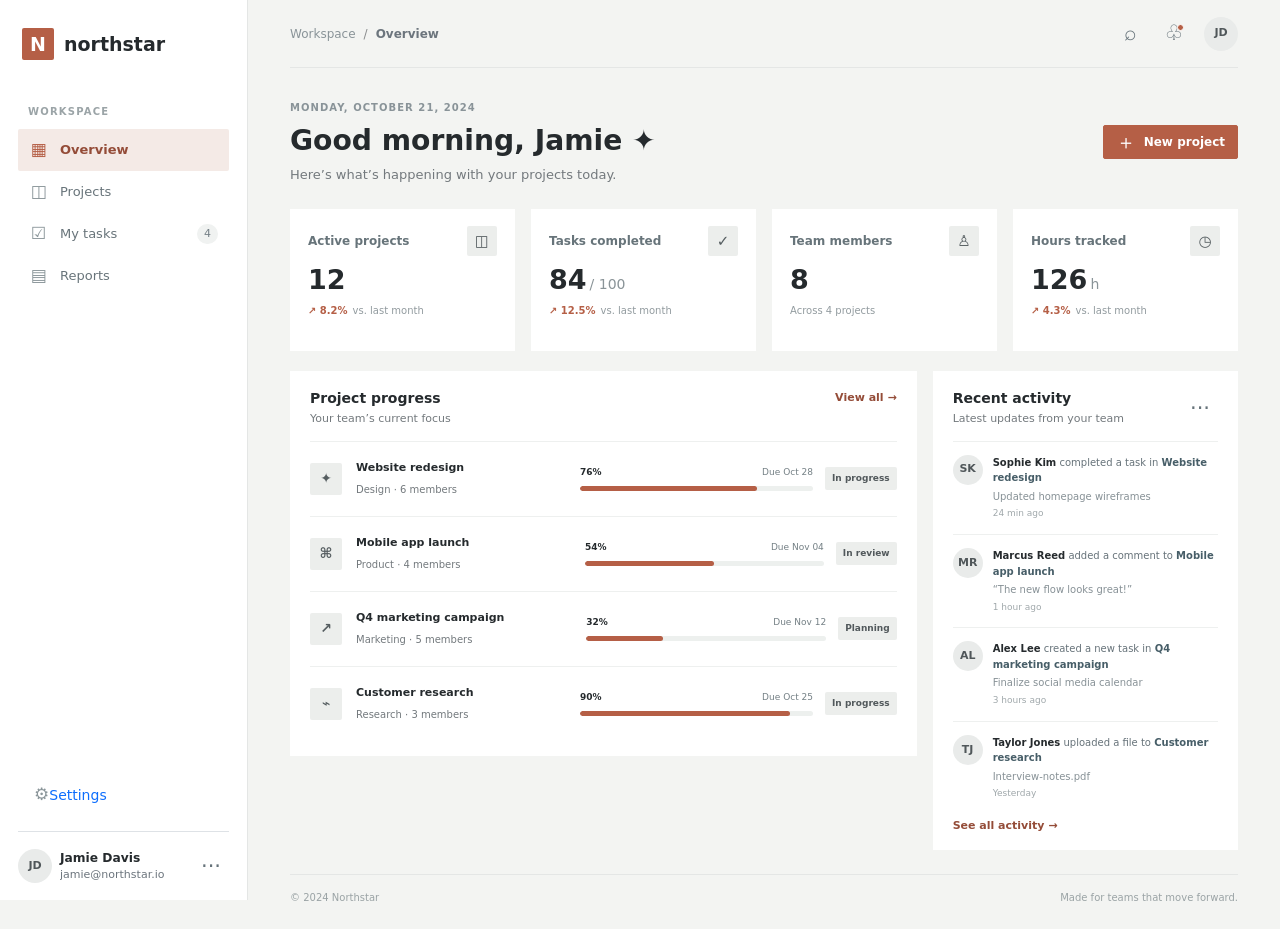
<file: bootstrap/index.html>
<!doctype html>
<html lang="en">
<head>
	<meta charset="utf-8">
	<meta name="viewport" content="width=device-width, initial-scale=1">
	<meta name="theme-color" content="#f5f7f5">
	<title>Overview — Northstar</title>
	<link href="https://cdn.jsdelivr.net/npm/bootstrap@5.3.3/dist/css/bootstrap.min.css" rel="stylesheet" integrity="sha384-QWTKZyjpPEjISv5WaRU9OFeRpok6YctnYmDr5pNlyT2bRjXh0JMhjY6hW+ALEwIH" crossorigin="anonymous">
	<style>
		:root {
			--ink: #252a2d;
			--muted: #73797d;
			--line: #e4e6e5;
			--canvas: #f3f4f2;
			--accent: #b55f46;
			--accent-dark: #944c38;
			--green: #b55f46;
			font-family: "Avenir Next", Avenir, "Segoe UI", sans-serif;
			font-synthesis: none;
			text-rendering: optimizeLegibility;
			-webkit-font-smoothing: antialiased;
		}

		body { min-height: 100vh; background: var(--canvas); color: var(--ink); font-size: 14px; }
		.sidebar { position: fixed; inset: 0 auto 0 0; z-index: 1020; display: flex; width: 248px; flex-direction: column; padding: 28px 18px 16px; border-right: 1px solid var(--line); background: #fff; }
		.brand { display: inline-flex; width: fit-content; align-items: center; gap: 10px; margin: 0 0 44px 4px; color: var(--ink); font-size: 19px; font-weight: 750; text-decoration: none; }
		.brand-mark { display: grid; width: 32px; height: 32px; place-items: center; border-radius: 2px; background: var(--accent); color: #fff; }
		.nav-label { margin: 0 0 10px 10px; color: #9ba4a7; font-size: 10px; font-weight: 750; letter-spacing: 1.2px; }
		.nav-pills .nav-link { display: flex; min-height: 42px; align-items: center; gap: 12px; padding: 0 11px; border-radius: 2px; color: #68747a; font-size: 13px; }
		.nav-pills .nav-link:hover { background: #f6f7f5; color: var(--ink); }
		.nav-pills .nav-link.active { background: #f4eae6; color: var(--accent-dark); font-weight: 650; }
		.nav-icon { width: 19px; color: #8b969a; font-size: 17px; text-align: center; }
		.nav-pills .nav-link.active .nav-icon { color: var(--accent); }
		.nav-count { margin-left: auto; padding: 2px 7px; border-radius: 10px; background: #f0f2f1; color: #758087; font-size: 11px; }
		.main-content { max-width: 1680px; min-height: 100vh; margin-left: 248px; padding: 0 42px 24px; }
		.topbar { min-height: 68px; border-bottom: 1px solid var(--line); }
		.breadcrumb { color: #899398; font-size: 12px; }
		.icon-button { display: inline-grid; width: 36px; height: 36px; place-items: center; border: 1px solid transparent; border-radius: 2px; background: transparent; color: #66737a; font-size: 21px; line-height: 1; }
		.icon-button:hover { border-color: var(--line); background: #f8f9f8; }
		.avatar { display: grid; width: 34px; height: 34px; flex: 0 0 auto; place-items: center; border-radius: 50%; font-size: 11px; font-weight: 700; }
		.avatar-purple, .avatar-pink, .avatar-blue, .avatar-orange, .avatar-green { background: #e9ebea; color: #50575a; }
		.notification-wrap { position: relative; }
		.notification-dot { position: absolute; top: 8px; right: 8px; width: 7px; height: 7px; border: 1px solid #fff; border-radius: 50%; background: var(--accent); }
		.welcome-row { padding: 32px 0 25px; }
		.eyebrow { margin-bottom: 9px; color: #899398; font-size: 10px; font-weight: 700; letter-spacing: 1.05px; }
		h1 { margin-bottom: 7px; font-size: clamp(24px, 2.2vw, 30px); font-weight: 650; line-height: 1.2; }
		.welcome-subtitle { margin: 0; color: var(--muted); font-size: 13px; }
		.btn-primary { --bs-btn-bg: var(--accent); --bs-btn-border-color: var(--accent); --bs-btn-hover-bg: var(--accent-dark); --bs-btn-hover-border-color: var(--accent-dark); --bs-btn-active-bg: var(--accent-dark); --bs-btn-active-border-color: var(--accent-dark); border-radius: 2px; font-size: 12px; font-weight: 650; }
		.metric-card, .panel { border: 0; border-radius: 0; background: #fff; }
		.metric-card { min-height: 142px; padding: 17px 18px 14px; }
		.metric-heading { color: #67747a; font-size: 12px; font-weight: 550; }
		.metric-icon { display: grid; width: 30px; height: 30px; place-items: center; border-radius: 2px; background: #eceeec; color: #555d60; font-size: 15px; }
		.icon-blue, .icon-green, .icon-orange, .icon-violet { background: #eceeec; color: #555d60; }
		.metric-value { margin-top: 9px; font-size: 27px; font-weight: 680; line-height: 1.1; }
		.metric-unit { margin-left: 3px; color: #8a9498; font-size: 14px; font-weight: 500; }
		.metric-foot { display: flex; flex-wrap: wrap; gap: 5px; margin: 8px 0 0; color: #929b9f; font-size: 10px; }
		.positive { color: var(--green); font-weight: 700; }
		.panel { min-width: 0; padding: 19px 20px 15px; }
		.panel-heading { margin-bottom: 13px; }
		.panel-heading h2 { margin: 0 0 4px; font-size: 14px; font-weight: 650; }
		.panel-heading p { margin: 0; color: var(--muted); font-size: 11px; }
		.text-link, .activity-link { color: var(--accent-dark); font-size: 11px; font-weight: 650; text-decoration: none; }
		.project-row { display: grid; grid-template-columns: 34px minmax(120px, 1fr) minmax(120px, 1.1fr) auto; align-items: center; gap: 12px; min-height: 75px; border-top: 1px solid #eef0ef; }
		.project-symbol { display: grid; width: 32px; height: 32px; place-items: center; border-radius: 2px; font-size: 14px; font-weight: 650; }
		.symbol-purple, .symbol-blue, .symbol-orange, .symbol-green { background: #eceeec; color: #555d60; }
		.project-info { display: grid; min-width: 0; gap: 5px; }
		.project-info strong { overflow: hidden; font-size: 11px; font-weight: 650; text-overflow: ellipsis; white-space: nowrap; }
		.project-info span { color: var(--muted); font-size: 10px; }
		.progress-copy { display: flex; justify-content: space-between; gap: 5px; margin-bottom: 7px; color: #737f84; font-size: 9px; }
		.progress-copy span:first-child { color: var(--ink); font-weight: 700; }
		.progress { height: 5px; border-radius: 5px; background: #edf0ee; }
		.progress-bar { border-radius: inherit; }
		.progress-purple, .progress-blue, .progress-orange, .progress-green { background: var(--accent); }
		.status { padding: 5px 7px; border-radius: 2px; font-size: 9px; font-weight: 650; white-space: nowrap; }
		.status-progress, .status-review, .status-planning { background: #eceeec; color: #52595c; }
		.activity-item { display: flex; align-items: flex-start; gap: 10px; padding: 13px 0; border-top: 1px solid #eef0ef; }
		.activity-item .avatar { width: 30px; height: 30px; }
		.activity-copy { min-width: 0; margin: 0; color: #667279; font-size: 10px; line-height: 1.55; }
		.activity-copy strong { color: var(--ink); font-weight: 650; }
		.activity-copy a { color: #475e68; font-weight: 600; text-decoration: none; }
		.activity-copy > span, .activity-copy time { display: block; }
		.activity-copy > span { margin-top: 3px; color: #879196; }
		.activity-copy time { margin-top: 3px; color: #a0a8ab; font-size: 9px; }
		.page-footer { margin-top: 24px; padding-top: 15px; border-top: 1px solid var(--line); color: #9aa3a5; font-size: 10px; }
		@media (max-width: 991.98px) {
			.main-content { padding-right: 26px; padding-left: 26px; }
			.project-row { grid-template-columns: 34px minmax(110px, 1fr) minmax(100px, 1.1fr) auto; gap: 9px; }
		}
		@media (max-width: 767.98px) {
			.sidebar { position: relative; width: 100%; padding: 13px 16px 10px; border-right: 0; border-bottom: 1px solid var(--line); }
			.brand { margin: 0 0 11px 2px; font-size: 17px; }
			.brand-mark { width: 29px; height: 29px; }
			.nav-label, .sidebar-bottom { display: none; }
			.nav-pills { flex-direction: row; flex-wrap: wrap; gap: 4px; }
			.nav-pills .nav-link { min-height: 36px; gap: 7px; padding: 0 9px; font-size: 11px; }
			.nav-icon { width: 15px; font-size: 14px; }
			.main-content { min-height: auto; margin-left: 0; padding: 0 16px 20px; }
			.topbar { min-height: 54px; }
			.welcome-row { align-items: flex-start !important; gap: 12px; padding: 25px 0 20px; }
			.welcome-subtitle { max-width: 260px; font-size: 12px; line-height: 1.5; }
			.btn-primary { min-height: 36px; flex: 0 0 auto; padding: 0 10px; font-size: 11px; }
			.metric-card { min-height: 128px; padding: 13px; }
			.metric-heading { font-size: 11px; }
			.metric-icon { width: 26px; height: 26px; }
			.metric-value { font-size: 24px; }
			.metric-foot { font-size: 9px; }
			.panel { padding: 16px 14px 13px; }
			.project-row { grid-template-columns: 32px minmax(0, 1fr) auto; grid-template-areas: "symbol info status" "symbol progress progress"; gap: 7px 10px; padding: 11px 0; }
			.project-symbol { grid-area: symbol; }
			.project-info { grid-area: info; }
			.project-row .status { grid-area: status; }
			.project-row .progress-wrap { grid-area: progress; }
			.activity-panel { padding-bottom: 14px; }
			.page-footer { font-size: 9px; }
		}
	</style>
</head>
<body>
	<aside class="sidebar" aria-label="Main navigation">
		<a class="brand" href="#overview" aria-label="Northstar home"><span class="brand-mark" aria-hidden="true">N</span><span>northstar</span></a>
		<p class="nav-label">WORKSPACE</p>
		<nav class="nav nav-pills flex-column" aria-label="Workspace">
			<a class="nav-link active" href="#overview" aria-current="page"><span class="nav-icon" aria-hidden="true">▦</span>Overview</a>
			<a class="nav-link" href="#projects"><span class="nav-icon" aria-hidden="true">◫</span>Projects</a>
			<a class="nav-link" href="#tasks"><span class="nav-icon" aria-hidden="true">☑</span>My tasks<span class="nav-count">4</span></a>
			<a class="nav-link" href="#reports"><span class="nav-icon" aria-hidden="true">▤</span>Reports</a>
		</nav>
		<div class="sidebar-bottom mt-auto">
			<a class="nav nav-link" href="#settings"><span class="nav-icon" aria-hidden="true">⚙</span>Settings</a>
			<div class="d-flex align-items-center gap-2 mt-3 pt-3 border-top">
				<div class="avatar avatar-purple" aria-hidden="true">JD</div>
				<div class="d-grid min-w-0"><strong class="small">Jamie Davis</strong><span class="text-truncate text-secondary" style="font-size:11px">jamie@northstar.io</span></div>
				<button class="icon-button ms-auto" type="button" aria-label="Profile options">···</button>
			</div>
		</div>
	</aside>

	<main class="main-content" id="overview">
		<header class="topbar d-flex align-items-center justify-content-between">
			<div class="breadcrumb mb-0">Workspace <span class="mx-2 text-body-tertiary">/</span> <strong class="text-secondary">Overview</strong></div>
			<div class="d-flex align-items-center gap-2">
				<button class="icon-button" type="button" aria-label="Search">⌕</button>
				<div class="notification-wrap"><button class="icon-button" type="button" aria-label="Notifications">♧</button><span class="notification-dot"></span></div>
				<div class="avatar avatar-purple ms-1" aria-label="Jamie Davis">JD</div>
			</div>
		</header>

		<section class="welcome-row d-flex align-items-center justify-content-between gap-4" aria-labelledby="welcome-title">
			<div>
				<p class="eyebrow">MONDAY, OCTOBER 21, 2024</p>
				<h1 id="welcome-title">Good morning, Jamie <span aria-hidden="true">✦</span></h1>
				<p class="welcome-subtitle">Here’s what’s happening with your projects today.</p>
			</div>
			<button class="btn btn-primary d-inline-flex align-items-center gap-2" type="button"><span class="fs-5 lh-1" aria-hidden="true">＋</span>New project</button>
		</section>

		<section class="row g-3" aria-label="Workspace summary">
			<div class="col-6 col-xl-3"><article class="metric-card h-100"><div class="metric-heading d-flex align-items-center justify-content-between gap-2"><span>Active projects</span><span class="metric-icon icon-blue" aria-hidden="true">◫</span></div><div class="metric-value">12</div><p class="metric-foot"><span class="positive">↗ 8.2%</span><span>vs. last month</span></p></article></div>
			<div class="col-6 col-xl-3"><article class="metric-card h-100"><div class="metric-heading d-flex align-items-center justify-content-between gap-2"><span>Tasks completed</span><span class="metric-icon icon-green" aria-hidden="true">✓</span></div><div class="metric-value">84<span class="metric-unit">/ 100</span></div><p class="metric-foot"><span class="positive">↗ 12.5%</span><span>vs. last month</span></p></article></div>
			<div class="col-6 col-xl-3"><article class="metric-card h-100"><div class="metric-heading d-flex align-items-center justify-content-between gap-2"><span>Team members</span><span class="metric-icon icon-orange" aria-hidden="true">♙</span></div><div class="metric-value">8</div><p class="metric-foot"><span>Across 4 projects</span></p></article></div>
			<div class="col-6 col-xl-3"><article class="metric-card h-100"><div class="metric-heading d-flex align-items-center justify-content-between gap-2"><span>Hours tracked</span><span class="metric-icon icon-violet" aria-hidden="true">◷</span></div><div class="metric-value">126<span class="metric-unit">h</span></div><p class="metric-foot"><span class="positive">↗ 4.3%</span><span>vs. last month</span></p></article></div>
		</section>

		<section class="row g-3 mt-1 align-items-start">
			<div class="col-12 col-xl-8">
				<article class="panel" id="projects">
					<div class="panel-heading d-flex align-items-start justify-content-between gap-3"><div><h2>Project progress</h2><p>Your team’s current focus</p></div><a class="text-link text-nowrap" href="#projects">View all <span aria-hidden="true">→</span></a></div>
					<div class="project-list">
						<div class="project-row"><div class="project-symbol symbol-purple" aria-hidden="true">✦</div><div class="project-info"><strong>Website redesign</strong><span>Design · 6 members</span></div><div class="progress-wrap"><div class="progress-copy"><span>76%</span><span>Due Oct 28</span></div><div class="progress" role="progressbar" aria-label="Website redesign progress" aria-valuenow="76" aria-valuemin="0" aria-valuemax="100"><div class="progress-bar progress-purple" style="width:76%"></div></div></div><span class="status status-progress">In progress</span></div>
						<div class="project-row"><div class="project-symbol symbol-blue" aria-hidden="true">⌘</div><div class="project-info"><strong>Mobile app launch</strong><span>Product · 4 members</span></div><div class="progress-wrap"><div class="progress-copy"><span>54%</span><span>Due Nov 04</span></div><div class="progress" role="progressbar" aria-label="Mobile app launch progress" aria-valuenow="54" aria-valuemin="0" aria-valuemax="100"><div class="progress-bar progress-blue" style="width:54%"></div></div></div><span class="status status-review">In review</span></div>
						<div class="project-row"><div class="project-symbol symbol-orange" aria-hidden="true">↗</div><div class="project-info"><strong>Q4 marketing campaign</strong><span>Marketing · 5 members</span></div><div class="progress-wrap"><div class="progress-copy"><span>32%</span><span>Due Nov 12</span></div><div class="progress" role="progressbar" aria-label="Q4 marketing campaign progress" aria-valuenow="32" aria-valuemin="0" aria-valuemax="100"><div class="progress-bar progress-orange" style="width:32%"></div></div></div><span class="status status-planning">Planning</span></div>
						<div class="project-row"><div class="project-symbol symbol-green" aria-hidden="true">⌁</div><div class="project-info"><strong>Customer research</strong><span>Research · 3 members</span></div><div class="progress-wrap"><div class="progress-copy"><span>90%</span><span>Due Oct 25</span></div><div class="progress" role="progressbar" aria-label="Customer research progress" aria-valuenow="90" aria-valuemin="0" aria-valuemax="100"><div class="progress-bar progress-green" style="width:90%"></div></div></div><span class="status status-progress">In progress</span></div>
					</div>
				</article>
			</div>
			<div class="col-12 col-xl-4">
				<article class="panel activity-panel">
					<div class="panel-heading d-flex align-items-start justify-content-between gap-3"><div><h2>Recent activity</h2><p>Latest updates from your team</p></div><button class="icon-button" type="button" aria-label="More activity options">···</button></div>
					<div class="activity-list">
						<div class="activity-item"><div class="avatar avatar-pink">SK</div><p class="activity-copy"><strong>Sophie Kim</strong> completed a task in <a href="#projects">Website redesign</a><span>Updated homepage wireframes</span><time datetime="2024-10-21T10:24">24 min ago</time></p></div>
						<div class="activity-item"><div class="avatar avatar-blue">MR</div><p class="activity-copy"><strong>Marcus Reed</strong> added a comment to <a href="#projects">Mobile app launch</a><span>“The new flow looks great!”</span><time datetime="2024-10-21T09:42">1 hour ago</time></p></div>
						<div class="activity-item"><div class="avatar avatar-orange">AL</div><p class="activity-copy"><strong>Alex Lee</strong> created a new task in <a href="#projects">Q4 marketing campaign</a><span>Finalize social media calendar</span><time datetime="2024-10-21T08:15">3 hours ago</time></p></div>
						<div class="activity-item"><div class="avatar avatar-green">TJ</div><p class="activity-copy"><strong>Taylor Jones</strong> uploaded a file to <a href="#projects">Customer research</a><span>Interview-notes.pdf</span><time datetime="2024-10-20T16:30">Yesterday</time></p></div>
					</div>
					<a class="activity-link" href="#activity">See all activity <span aria-hidden="true">→</span></a>
				</article>
			</div>
		</section>

		<footer class="page-footer d-flex justify-content-between gap-3">© 2024 Northstar <span>Made for teams that move forward.</span></footer>
	</main>
</body>
</html>
</file>
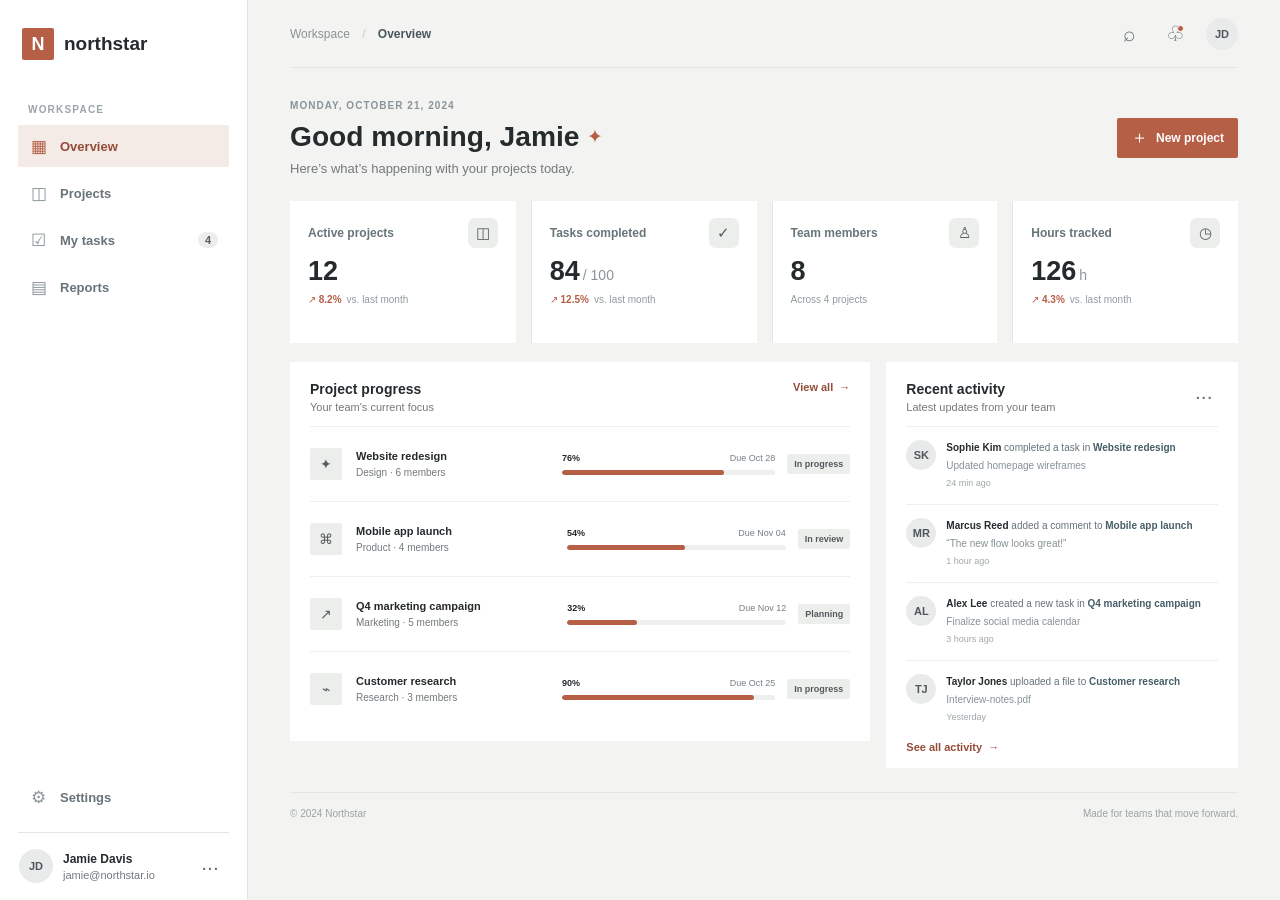
<file: html/index.html>
<!doctype html>
<html lang="en">
<head>
	<meta charset="utf-8">
	<meta name="viewport" content="width=device-width, initial-scale=1">
	<meta name="theme-color" content="#f3f4f2">
	<title>Overview — Northstar</title>
	<link rel="stylesheet" href="layout.css">
</head>
<body>
	<div class="dashboard">
		<aside class="sidebar" aria-label="Main navigation">
			<a class="brand" href="#overview" aria-label="Northstar home">
				<span class="brand-mark" aria-hidden="true">N</span>
				<span>northstar</span>
			</a>

			<p class="nav-label">WORKSPACE</p>
			<nav class="nav-links">
				<a class="nav-link active" href="#overview" aria-current="page"><span aria-hidden="true">▦</span> Overview</a>
				<a class="nav-link" href="#projects"><span aria-hidden="true">◫</span> Projects</a>
				<a class="nav-link" href="#tasks"><span aria-hidden="true">☑</span> My tasks <span class="nav-count">4</span></a>
				<a class="nav-link" href="#reports"><span aria-hidden="true">▤</span> Reports</a>
			</nav>

			<div class="sidebar-bottom">
				<a class="nav-link" href="#settings"><span aria-hidden="true">⚙</span> Settings</a>
				<div class="profile">
					<div class="avatar avatar-purple" aria-hidden="true">JD</div>
					<div class="profile-copy"><strong>Jamie Davis</strong><span>jamie@northstar.io</span></div>
					<button class="icon-button profile-menu" type="button" aria-label="Profile options">···</button>
				</div>
			</div>
		</aside>

		<main class="main-content" id="overview">
			<header class="topbar">
				<div class="breadcrumb">Workspace <span aria-hidden="true">/</span> <strong>Overview</strong></div>
				<div class="topbar-actions">
					<button class="icon-button search-button" type="button" aria-label="Search">⌕</button>
					<button class="icon-button notification-button" type="button" aria-label="Notifications">♧<span class="notification-dot"></span></button>
					<div class="avatar avatar-purple top-avatar" aria-label="Jamie Davis">JD</div>
				</div>
			</header>

			<section class="welcome-row" aria-labelledby="welcome-title">
				<div>
					<p class="eyebrow">MONDAY, OCTOBER 21, 2024</p>
					<h1 id="welcome-title">Good morning, Jamie <span aria-hidden="true">✦</span></h1>
					<p class="welcome-subtitle">Here’s what’s happening with your projects today.</p>
				</div>
				<button class="primary-button" type="button"><span aria-hidden="true">＋</span> New project</button>
			</section>

			<section class="metrics-grid" aria-label="Workspace summary">
				<article class="metric-card">
					<div class="metric-heading"><span>Active projects</span><span class="metric-icon icon-blue" aria-hidden="true">◫</span></div>
					<div class="metric-value">12</div>
					<p class="metric-foot"><span class="positive">↗ 8.2%</span> <span>vs. last month</span></p>
				</article>
				<article class="metric-card">
					<div class="metric-heading"><span>Tasks completed</span><span class="metric-icon icon-green" aria-hidden="true">✓</span></div>
					<div class="metric-value">84<span class="metric-unit">/ 100</span></div>
					<p class="metric-foot"><span class="positive">↗ 12.5%</span> <span>vs. last month</span></p>
				</article>
				<article class="metric-card">
					<div class="metric-heading"><span>Team members</span><span class="metric-icon icon-orange" aria-hidden="true">♙</span></div>
					<div class="metric-value">8</div>
					<p class="metric-foot"><span>Across 4 projects</span></p>
				</article>
				<article class="metric-card">
					<div class="metric-heading"><span>Hours tracked</span><span class="metric-icon icon-violet" aria-hidden="true">◷</span></div>
					<div class="metric-value">126<span class="metric-unit">h</span></div>
					<p class="metric-foot"><span class="positive">↗ 4.3%</span> <span>vs. last month</span></p>
				</article>
			</section>

			<section class="content-grid">
				<article class="panel projects-panel" id="projects">
					<div class="panel-heading">
						<div><h2>Project progress</h2><p>Your team's current focus</p></div>
						<a class="text-link" href="#projects">View all <span aria-hidden="true">→</span></a>
					</div>
					<div class="project-list">
						<div class="project-row">
							<div class="project-symbol symbol-purple" aria-hidden="true">✦</div>
							<div class="project-info"><strong>Website redesign</strong><span>Design · 6 members</span></div>
							<div class="progress-wrap"><div class="progress-label"><span>76%</span><span>Due Oct 28</span></div><div class="progress-track"><span class="progress-fill fill-purple" style="width:76%"></span></div></div>
							<span class="status status-progress">In progress</span>
						</div>
						<div class="project-row">
							<div class="project-symbol symbol-blue" aria-hidden="true">⌘</div>
							<div class="project-info"><strong>Mobile app launch</strong><span>Product · 4 members</span></div>
							<div class="progress-wrap"><div class="progress-label"><span>54%</span><span>Due Nov 04</span></div><div class="progress-track"><span class="progress-fill fill-blue" style="width:54%"></span></div></div>
							<span class="status status-review">In review</span>
						</div>
						<div class="project-row">
							<div class="project-symbol symbol-orange" aria-hidden="true">↗</div>
							<div class="project-info"><strong>Q4 marketing campaign</strong><span>Marketing · 5 members</span></div>
							<div class="progress-wrap"><div class="progress-label"><span>32%</span><span>Due Nov 12</span></div><div class="progress-track"><span class="progress-fill fill-orange" style="width:32%"></span></div></div>
							<span class="status status-planning">Planning</span>
						</div>
						<div class="project-row">
							<div class="project-symbol symbol-green" aria-hidden="true">⌁</div>
							<div class="project-info"><strong>Customer research</strong><span>Research · 3 members</span></div>
							<div class="progress-wrap"><div class="progress-label"><span>90%</span><span>Due Oct 25</span></div><div class="progress-track"><span class="progress-fill fill-green" style="width:90%"></span></div></div>
							<span class="status status-progress">In progress</span>
						</div>
					</div>
				</article>

				<article class="panel activity-panel">
					<div class="panel-heading"><div><h2>Recent activity</h2><p>Latest updates from your team</p></div><button class="icon-button more-button" type="button" aria-label="More activity options">···</button></div>
					<div class="activity-list">
						<div class="activity-item"><div class="avatar avatar-pink">SK</div><p><strong>Sophie Kim</strong> completed a task in <a href="#projects">Website redesign</a><span>Updated homepage wireframes</span><time datetime="2024-10-21T10:24">24 min ago</time></p></div>
						<div class="activity-item"><div class="avatar avatar-blue">MR</div><p><strong>Marcus Reed</strong> added a comment to <a href="#projects">Mobile app launch</a><span>“The new flow looks great!”</span><time datetime="2024-10-21T09:42">1 hour ago</time></p></div>
						<div class="activity-item"><div class="avatar avatar-orange">AL</div><p><strong>Alex Lee</strong> created a new task in <a href="#projects">Q4 marketing campaign</a><span>Finalize social media calendar</span><time datetime="2024-10-21T08:15">3 hours ago</time></p></div>
						<div class="activity-item"><div class="avatar avatar-green">TJ</div><p><strong>Taylor Jones</strong> uploaded a file to <a href="#projects">Customer research</a><span>Interview-notes.pdf</span><time datetime="2024-10-20T16:30">Yesterday</time></p></div>
					</div>
					<a class="activity-link" href="#activity">See all activity <span aria-hidden="true">→</span></a>
				</article>
			</section>

			<footer class="page-footer">© 2024 Northstar <span>Made for teams that move forward.</span></footer>
		</main>
	</div>
</body>
</html>
</file>
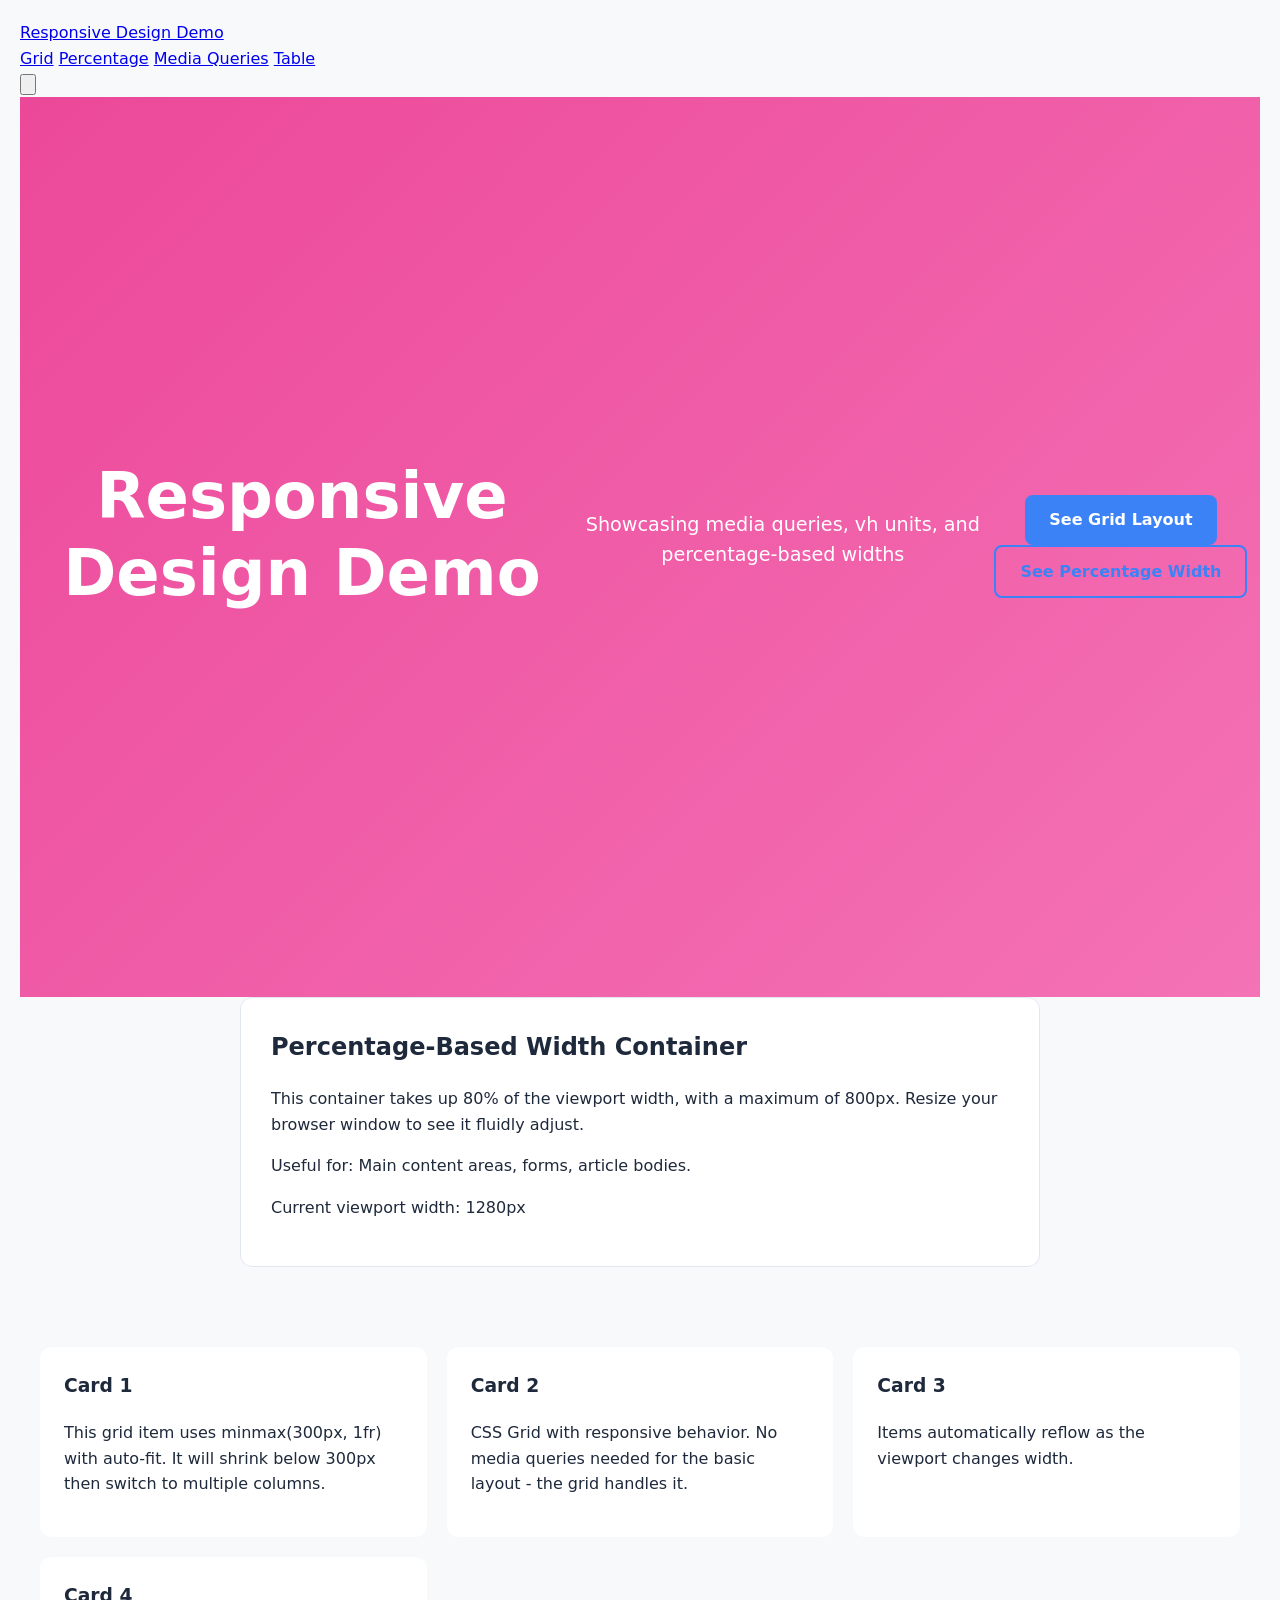
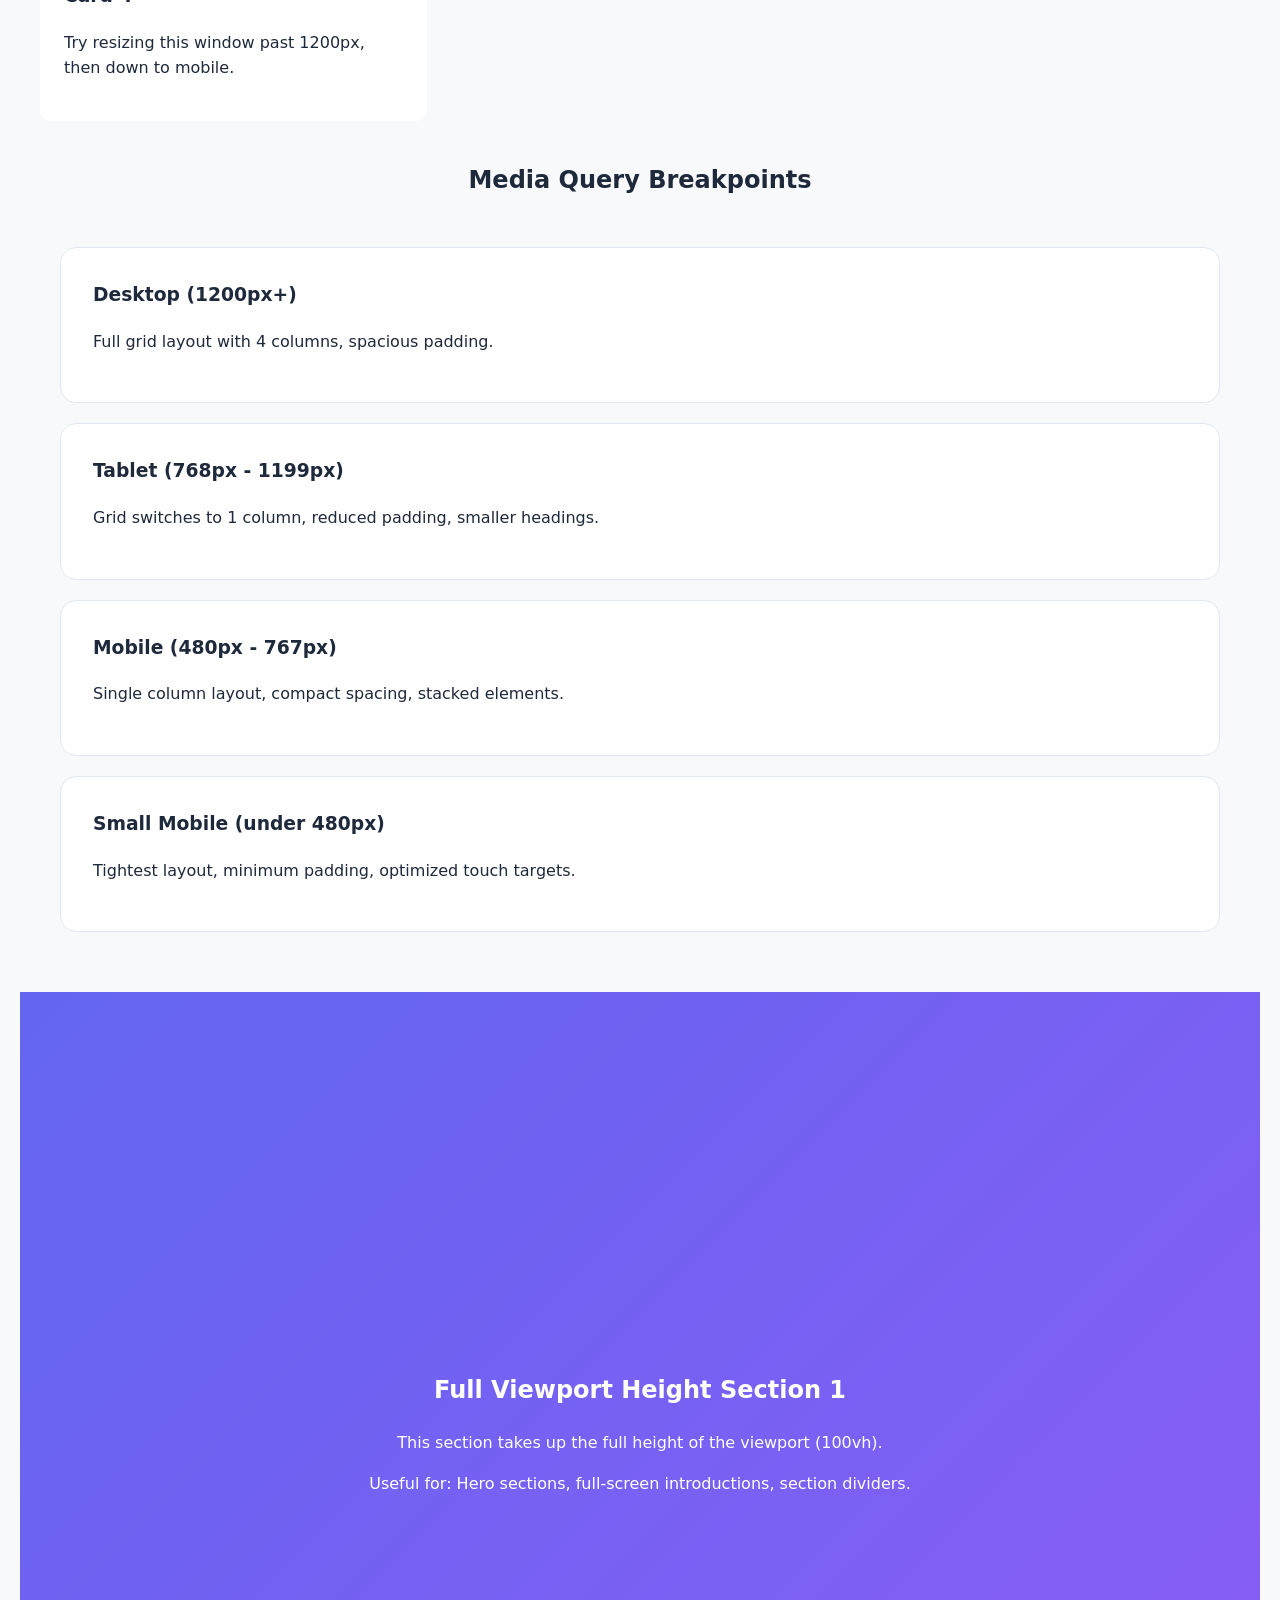
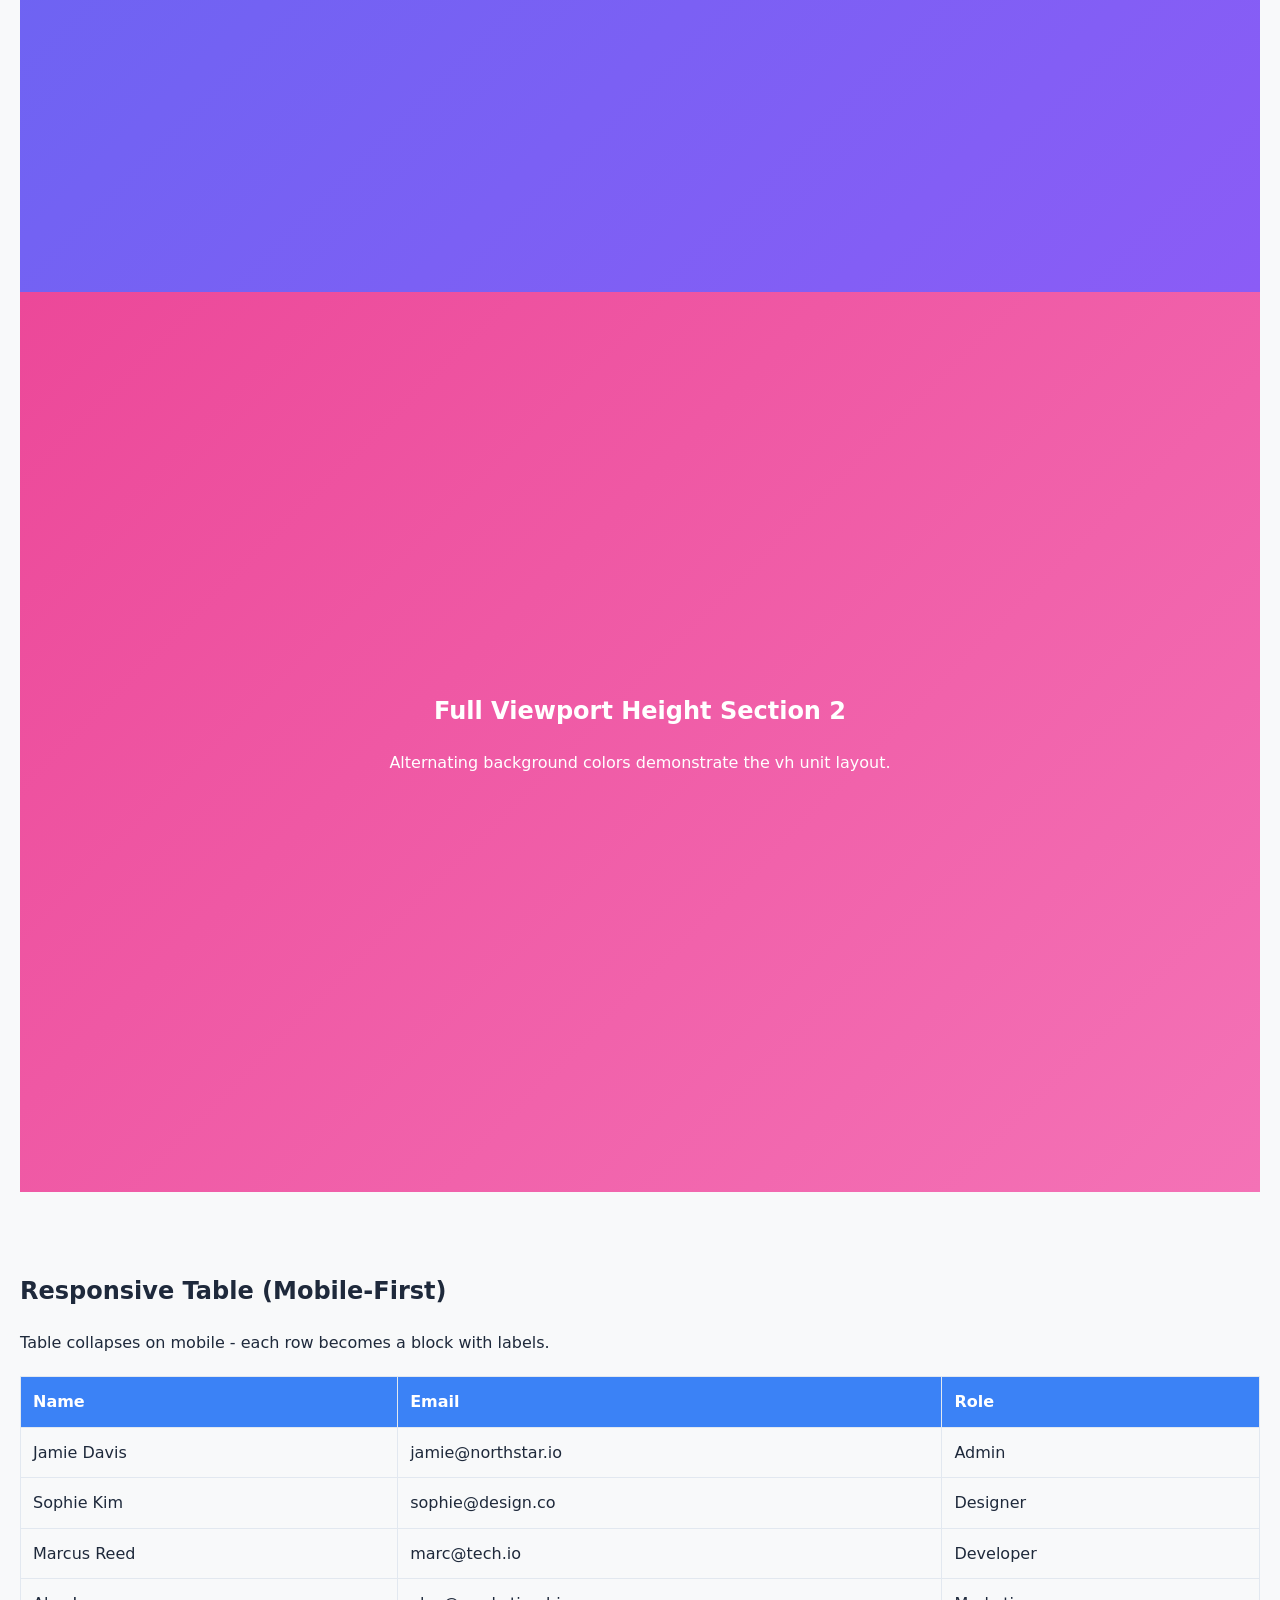
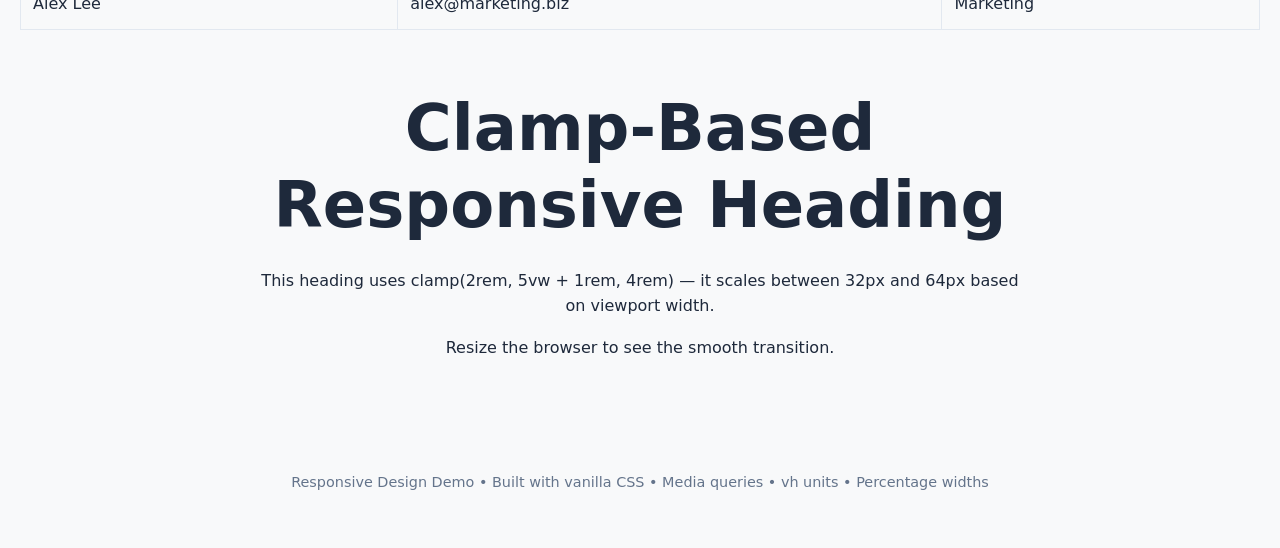
<file: demo.html>
<!DOCTYPE html>
<html lang="en">
<head>
  <meta charset="UTF-8" />
  <meta name="viewport" content="width=device-width, initial-scale=1.0" />
  <title>Responsive Design Demo</title>
  <style>
    /* === CSS VARIABLES & BASE STYLES === */
    :root {
      --primary: #3b82f6;
      --primary-dark: #2563eb;
      --secondary: #6b7280;
      --background: #f8f9fa;
      --card: #ffffff;
      --text: #1e293b;
      --text-muted: #64748b;
      --border: #e2e8f0;
    }

    * {
      box-sizing: border-box;
    }

    body {
      font-family: system-ui, -apple-system, BlinkMacSystemFont, "Segoe UI", Roboto, sans-serif;
      background: var(--background);
      color: var(--text);
      margin: 0;
      padding: 20px;
      line-height: 1.6;
    }

    h1,
    h2,
    h3 {
      margin-top: 0;
    }

    /* === RESPONSIVE GRID WITH PERCENTAGES === */
    .grid-container {
      display: grid;
      gap: 20px;
      /* Start with 1 column, grow based on available space */
      grid-template-columns: repeat(auto-fit, minmax(300px, 1fr));
      max-width: 1200px;
      margin: 0 auto;
    }

    .grid-item {
      background: var(--card);
      border-radius: 12px;
      padding: 24px;
      transition: transform 0.2s ease, box-shadow 0.2s ease;
    }

    .grid-item:hover {
      transform: translateY(-4px);
      box-shadow: 0 8px 24px rgba(0, 0, 0, 0.1);
    }

    /* === PERCENTAGE-BASED WIDTH === */
    .percentage-width {
      width: 80%;
      max-width: 800px;
      margin: 0 auto 40px;
      padding: 30px;
      background: var(--card);
      border-radius: 12px;
      border: 1px solid var(--border);
    }

    /* === VIEWPORT HEIGHT UNITS === */
    .vh-section {
      min-height: 100vh;
      display: flex;
      align-items: center;
      justify-content: center;
      color: white;
      text-align: center;
    }

    .vh-section:nth-child(odd) {
      background: linear-gradient(135deg, #6366f1, #8b5cf6);
    }

    .vh-section:nth-child(even) {
      background: linear-gradient(135deg, #ec4899, #f472b6);
    }

    /* === MEDIA QUERIES === */
    @media (max-width: 1200px) {
      .grid-container {
        gap: 16px;
        padding: 0 16px;
      }

      .grid-item {
        padding: 20px;
      }
    }

    @media (max-width: 768px) {
      .grid-container {
        grid-template-columns: 1fr;
        gap: 16px;
      }

      .percentage-width {
        width: 100%;
        margin: 0 0 30px;
      }

      h1 {
        font-size: 28px;
      }

      h2 {
        font-size: 24px;
      }
    }

    @media (max-width: 480px) {
      body {
        padding: 10px;
      }

      .grid-item {
        padding: 16px;
      }

      h1 {
        font-size: 24px;
      }

      h2 {
        font-size: 20px;
      }
    }

    /* === TYPOGRAPHY RESPONSIVE USING VH === */
    .responsive-heading {
      font-size: clamp(2rem, 5vw + 1rem, 4rem);
      line-height: 1.2;
      margin-bottom: 1.5rem;
    }

    /* === BUTTON STYLES === */
    .btn {
      display: inline-block;
      padding: 12px 24px;
      border-radius: 8px;
      font-weight: 600;
      text-decoration: none;
      transition: all 0.2s ease;
      cursor: pointer;
    }

    .btn-primary {
      background: var(--primary);
      color: white;
    }

    .btn-primary:hover {
      background: var(--primary-dark);
      transform: translateY(-2px);
    }

    .btn-secondary {
      background: transparent;
      color: var(--primary);
      border: 2px solid var(--primary);
    }

    .btn-secondary:hover {
      background: var(--primary);
      color: white;
    }

    /* === CARD COMPONENT === */
    .responsive-card {
      background: var(--card);
      border-radius: 16px;
      padding: 32px;
      margin: 20px 0;
      border: 1px solid var(--border);
      transition: all 0.3s ease;
    }

    .responsive-card:hover {
      border-color: var(--primary);
      box-shadow: 0 4px 20px rgba(59, 130, 246, 0.15);
    }

    /* === TABLE RESPONSIVE === */
    .responsive-table {
      width: 100%;
      border-collapse: collapse;
      margin: 20px 0;
    }

    .responsive-table th,
    .responsive-table td {
      border: 1px solid var(--border);
      padding: 12px;
      text-align: left;
    }

    .responsive-table th {
      background: var(--primary);
      color: white;
      font-weight: 600;
    }

    @media (max-width: 768px) {
      .responsive-table thead {
        display: none;
      }

      .responsive-table tr {
        display: block;
        margin-bottom: 15px;
        border-bottom: 2px solid var(--border);
      }

      .responsive-table td {
        display: block;
        padding-left: 50%;
        position: relative;
      }

      .responsive-table td::before {
        content: attr(data-label);
        position: absolute;
        left: 12px;
        width: 45%;
        font-weight: 600;
        color: var(--primary);
      }
    }
  </style>
</head>
<body>

  <!-- RESPONSIVE NAVBAR -->
  <nav class="bg-white border-b border-gray-200 shadow-sm" style="--bs-primary: var(--primary); --bs-secondary: var(--secondary);">
    <div class="max-w-7xl mx-auto px-4 flex h-16 items-center justify-between">
      <a href="#" class="font-semibold text-[var(--text)] text-lg tracking-wider">Responsive Design Demo</a>
      
      <div class="hidden md:block nav-links-mobile items-center gap-8">
        <a href="#grid" class="text-[var(--text-muted)] hover:text-[var(--primary)] transition-colors text-sm">Grid</a>
        <a href="#percentage" class="text-[var(--text-muted)] hover:text-[var(--primary)] transition-colors text-sm">Percentage</a>
        <a href="#media" class="text-[var(--text-muted)] hover:text-[var(--primary)] transition-colors text-sm">Media Queries</a>
        <a href="#table" class="text-[var(--text-muted)] hover:text-[var(--primary)] transition-colors text-sm">Table</a>
      </div>
      
      <button class="md:hidden p-2" onclick="toggleNav()">
        <svg class="w-6 h-6 text-[var(--primary)]" fill="none" stroke="currentColor" viewBox="0 0 24 24"><stroke-width>2.5" stroke-linecap="round" stroke-linejoin="round"><path d="M4 6h16M4 12h16M4 18h16"></path></svg>
      </button>
    </div>
  </nav>

  <!-- HERO SECTION WITH VH -->
  <section class="vh-section">
    <h1 class="responsive-heading">Responsive Design Demo</h1>
    <p style="font-size: 1.2rem; margin-bottom: 2rem;">Showcasing media queries, vh units, and percentage-based widths</p>
    <div style="gap: 1rem; justify-content: center; flex-wrap: wrap;">
      <a href="#grid" class="btn btn-primary">See Grid Layout</a>
      <a href="#percentage" class="btn btn-secondary">See Percentage Width</a>
    </div>
  </section>

  <!-- PERCENTAGE-BASED WIDTH SECTION -->
  <section id="percentage">
    <div class="percentage-width">
      <h2>Percentage-Based Width Container</h2>
      <p>This container takes up 80% of the viewport width, with a maximum of 800px. Resize your browser window to see it fluidly adjust.</p>
      <p>Useful for: Main content areas, forms, article bodies.</p>
      <p>Current viewport width: <span id="viewport-width">calculating...</span></p>
    </div>
  </section>

  <!-- RESPONSIVE GRID SECTION -->
  <section id="grid" style="padding: 40px 0;">
    <div class="grid-container">
      <div class="grid-item">
        <h3>Card 1</h3>
        <p>This grid item uses minmax(300px, 1fr) with auto-fit. It will shrink below 300px then switch to multiple columns.</p>
      </div>
      <div class="grid-item">
        <h3>Card 2</h3>
        <p>CSS Grid with responsive behavior. No media queries needed for the basic layout - the grid handles it.</p>
      </div>
      <div class="grid-item">
        <h3>Card 3</h3>
        <p>Items automatically reflow as the viewport changes width.</p>
      </div>
      <div class="grid-item">
        <h3>Card 4</h3>
        <p>Try resizing this window past 1200px, then down to mobile.</p>
      </div>
    </div>
  </section>

  <!-- MEDIA QUERIES DEMO -->
  <section style="max-width: 1200px; margin: 0 auto; padding: 0 20px;">
    <h2 style="text-align: center; margin-bottom: 3rem;">Media Query Breakpoints</h2>
    
    <div class="responsive-card">
      <h3>Desktop (1200px+)</h3>
      <p>Full grid layout with 4 columns, spacious padding.</p>
    </div>

    <div class="responsive-card">
      <h3>Tablet (768px - 1199px)</h3>
      <p>Grid switches to 1 column, reduced padding, smaller headings.</p>
    </div>

    <div class="responsive-card">
      <h3>Mobile (480px - 767px)</h3>
      <p>Single column layout, compact spacing, stacked elements.</p>
    </div>

    <div class="responsive-card">
      <h3>Small Mobile (under 480px)</h3>
      <p>Tightest layout, minimum padding, optimized touch targets.</p>
    </div>
  </section>

  <!-- VIEWPORT HEIGHT SECTIONS -->
  <section style="padding: 40px 0;">
    <div class="vh-section">
      <div>
        <h2>Full Viewport Height Section 1</h2>
        <p>This section takes up the full height of the viewport (100vh).</p>
        <p>Useful for: Hero sections, full-screen introductions, section dividers.</p>
      </div>
    </div>

    <div class="vh-section">
      <div>
        <h2>Full Viewport Height Section 2</h2>
        <p>Alternating background colors demonstrate the vh unit layout.</p>
      </div>
    </div>
  </section>

  <!-- RESPONSIVE TABLE -->
  <section style="max-width: 100%; margin: 40px 0;">
    <h2>Responsive Table (Mobile-First)</h2>
    <p>Table collapses on mobile - each row becomes a block with labels.</p>
    <table class="responsive-table">
      <thead>
        <tr>
          <th data-label="Name">Name</th>
          <th data-label="Email">Email</th>
          <th data-label="Role">Role</th>
        </tr>
      </thead>
      <tbody>
        <tr>
          <td data-label="Name">Jamie Davis</td>
          <td data-label="Email">jamie@northstar.io</td>
          <td data-label="Role">Admin</td>
        </tr>
        <tr>
          <td data-label="Name">Sophie Kim</td>
          <td data-label="Email">sophie@design.co</td>
          <td data-label="Role">Designer</td>
        </tr>
        <tr>
          <td data-label="Name">Marcus Reed</td>
          <td data-label="Email">marc@tech.io</td>
          <td data-label="Role">Developer</td>
        </tr>
        <tr>
          <td data-label="Name">Alex Lee</td>
          <td data-label="Email">alex@marketing.biz</td>
          <td data-label="Role">Marketing</td>
        </tr>
      </tbody>
    </table>
  </section>

  <!-- RESPONSIVE HEADING DEMO -->
  <section style="max-width: 800px; margin: 0 auto; padding: 20px; text-align: center;">
    <h1 class="responsive-heading">Clamp-Based Responsive Heading</h1>
    <p>This heading uses clamp(2rem, 5vw + 1rem, 4rem) — it scales between 32px and 64px based on viewport width.</p>
    <p>Resize the browser to see the smooth transition.</p>
  </section>

  <!-- FOOTER -->
  <footer style="max-width: 1200px; margin: 40px auto 0; padding: 20px; text-align: center; color: var(--text-muted); font-size: 0.9rem;">
    <p>Responsive Design Demo • Built with vanilla CSS • Media queries • vh units • Percentage widths</p>
  </footer>

  <script>
    // Simple viewport width tracker
    const viewportWidthEl = document.getElementById('viewport-width');
    function updateViewportWidth() {
      viewportWidthEl.textContent = `${window.innerWidth}px`;
    }
    updateViewportWidth();
    window.addEventListener('resize', updateViewportWidth);
    
    // Mobile nav toggle
    function toggleNav() {
      const links = document.querySelector('.nav-links-mobile');
      if (links) {
        links.classList.toggle('hidden');
        links.classList.toggle('md:block');
      }
    }
  </script>

</body>
</html>
</file>
<file: html/layout.css>
:root {
	color-scheme: light;
	--ink: #252a2d;
	--muted: #73797d;
	--line: #e4e6e5;
	--paper: #ffffff;
	--canvas: #f3f4f2;
	--accent: #b55f46;
	--accent-dark: #944c38;
	--green: #b55f46;
	--blue: #555d60;
	--orange: #555d60;
	--violet: #555d60;
	font-family: "Avenir Next", Avenir, "Segoe UI", sans-serif;
	font-synthesis: none;
	text-rendering: optimizeLegibility;
	-webkit-font-smoothing: antialiased;
}

* {
	box-sizing: border-box;
}

body {
	min-height: 100vh;
	margin: 0;
	background: var(--canvas);
	color: var(--ink);
	font-size: 14px;
}

button,
a {
	font: inherit;
}

a {
	color: inherit;
	text-decoration: none;
}

button:focus-visible,
a:focus-visible {
	outline: 3px solid var(--accent);
	outline-offset: 3px;
}

.dashboard {
	min-height: 100vh;
}

.sidebar {
	position: fixed;
	inset: 0 auto 0 0;
	z-index: 2;
	display: flex;
	width: 248px;
	flex-direction: column;
	padding: 28px 18px 16px;
	border-right: 1px solid var(--line);
	background: var(--paper);
}

.brand {
	display: inline-flex;
	width: fit-content;
	align-items: center;
	gap: 10px;
	margin: 0 0 44px 4px;
	font-size: 19px;
	font-weight: 750;
	letter-spacing: 0;
}

.brand-mark {
	display: grid;
	width: 32px;
	height: 32px;
	place-items: center;
	border-radius: 2px;
	background: var(--accent);
	color: white;
	font-size: 18px;
	font-weight: 700;
}

.nav-label {
	margin: 0 0 10px 10px;
	color: #9ba4a7;
	font-size: 10px;
	font-weight: 750;
	letter-spacing: 1.2px;
}

.nav-links {
	display: grid;
	gap: 5px;
}

.nav-link {
	position: relative;
	display: flex;
	min-height: 42px;
	align-items: center;
	gap: 12px;
	padding: 0 11px;
	border-radius: 2px;
	color: #68747a;
	font-size: 13px;
	font-weight: 550;
	transition: background-color 150ms ease, color 150ms ease;
}

.nav-link > span:first-child {
	width: 19px;
	color: #8b969a;
	font-size: 17px;
	text-align: center;
}

.nav-link:hover {
	background: #f6f7f5;
	color: var(--ink);
}

.nav-link.active {
	background: #f4eae6;
	color: var(--accent-dark);
	font-weight: 650;
}

.nav-link.active > span:first-child {
	color: var(--accent);
}

.nav-count {
	margin-left: auto;
	padding: 2px 7px;
	border-radius: 10px;
	background: #eceeec;
	color: #555d60;
	font-size: 11px;
}

.sidebar-bottom {
	margin-top: auto;
}

.profile {
	display: flex;
	align-items: center;
	gap: 10px;
	margin-top: 14px;
	padding: 15px 1px 0;
	border-top: 1px solid var(--line);
}

.profile-copy {
	display: grid;
	min-width: 0;
	gap: 3px;
}

.profile-copy strong {
	font-size: 12px;
}

.profile-copy span {
	overflow: hidden;
	color: var(--muted);
	font-size: 11px;
	text-overflow: ellipsis;
}

.icon-button {
	display: inline-grid;
	width: 36px;
	height: 36px;
	flex: 0 0 auto;
	place-items: center;
	border: 1px solid transparent;
	border-radius: 2px;
	background: transparent;
	color: #66737a;
	cursor: pointer;
	font-size: 21px;
	line-height: 1;
}

.icon-button:hover {
	border-color: var(--line);
	background: #f3f4f2;
}

.profile-menu {
	margin-left: auto;
}

.avatar {
	display: grid;
	width: 34px;
	height: 34px;
	flex: 0 0 auto;
	place-items: center;
	border-radius: 50%;
	font-size: 11px;
	font-weight: 700;
}

.avatar-purple,
.avatar-pink,
.avatar-blue,
.avatar-orange,
.avatar-green { background: #e9ebea; color: #50575a; }

.main-content {
	max-width: 1680px;
	min-height: 100vh;
	margin-left: 248px;
	padding: 0 42px 24px;
}

.topbar {
	display: flex;
	min-height: 68px;
	align-items: center;
	justify-content: space-between;
	border-bottom: 1px solid var(--line);
}

.breadcrumb {
	color: #899398;
	font-size: 12px;
}

.breadcrumb span {
	margin: 0 9px;
	color: #c4cac8;
}

.breadcrumb strong {
	color: #49565c;
	font-weight: 600;
}

.topbar-actions {
	display: flex;
	align-items: center;
	gap: 10px;
}

.notification-button {
	position: relative;
}

.notification-dot {
	position: absolute;
	top: 8px;
	right: 8px;
	width: 7px;
	height: 7px;
	border: 1px solid white;
	border-radius: 50%;
	background: var(--accent);
}

.top-avatar {
	width: 32px;
	height: 32px;
	margin-left: 3px;
}

.welcome-row {
	display: flex;
	align-items: center;
	justify-content: space-between;
	gap: 24px;
	padding: 32px 0 25px;
}

.eyebrow {
	margin: 0 0 9px;
	color: #899398;
	font-size: 10px;
	font-weight: 700;
	letter-spacing: 1.05px;
}

h1,
h2,
p {
	margin-top: 0;
}

h1 {
	margin-bottom: 7px;
	font-size: clamp(24px, 2.2vw, 30px);
	font-weight: 650;
	letter-spacing: 0;
	line-height: 1.2;
}

h1 span {
	color: var(--accent);
	font-size: 19px;
	vertical-align: 3px;
}

.welcome-subtitle {
	margin: 0;
	color: var(--muted);
	font-size: 13px;
}

.primary-button {
	display: inline-flex;
	min-height: 40px;
	align-items: center;
	justify-content: center;
	gap: 8px;
	padding: 0 14px;
	border: 0;
	border-radius: 2px;
	background: var(--accent);
	color: white;
	cursor: pointer;
	font-size: 12px;
	font-weight: 650;
	transition: background-color 150ms ease, transform 150ms ease;
}

.primary-button:hover {
	transform: translateY(-1px);
	background: var(--accent-dark);
}

.primary-button span {
	font-size: 17px;
	line-height: 1;
}

.metrics-grid {
	display: grid;
	grid-template-columns: repeat(4, minmax(0, 1fr));
	gap: 15px;
}

.metric-card,
.panel {
	border: 0;
	border-radius: 0;
	background: var(--paper);
}

.metric-card {
	min-height: 142px;
	padding: 17px 18px 14px;
}

.metric-card + .metric-card {
	border-left: 1px solid var(--line);
}

.metric-heading {
	display: flex;
	align-items: center;
	justify-content: space-between;
	gap: 10px;
	color: #67747a;
	font-size: 12px;
	font-weight: 550;
}

.metric-icon {
	display: grid;
	width: 30px;
	height: 30px;
	place-items: center;
	border-radius: 7px;
	font-size: 15px;
}

.icon-blue,
.icon-green,
.icon-orange,
.icon-violet { background: #eceeec; color: #555d60; }

.metric-value {
	margin-top: 9px;
	font-size: 27px;
	font-weight: 680;
	letter-spacing: 0;
	line-height: 1.1;
}

.metric-unit {
	margin-left: 3px;
	color: #8a9498;
	font-size: 14px;
	font-weight: 500;
}

.metric-foot {
	display: flex;
	flex-wrap: wrap;
	gap: 5px;
	margin: 8px 0 0;
	color: #929b9f;
	font-size: 10px;
}

.positive {
	color: var(--green);
	font-weight: 700;
}

.content-grid {
	display: grid;
	grid-template-columns: minmax(0, 1.65fr) minmax(280px, 1fr);
	align-items: start;
	gap: 16px;
	margin-top: 19px;
}

.panel {
	min-width: 0;
	padding: 19px 20px 15px;
}

.panel-heading {
	display: flex;
	align-items: flex-start;
	justify-content: space-between;
	gap: 12px;
	margin-bottom: 13px;
}

.panel-heading h2 {
	margin: 0 0 4px;
	font-size: 14px;
	font-weight: 650;
	letter-spacing: 0;
}

.panel-heading p {
	margin: 0;
	color: var(--muted);
	font-size: 11px;
}

.text-link,
.activity-link {
	color: var(--accent-dark);
	font-size: 11px;
	font-weight: 650;
}

.text-link span,
.activity-link span {
	margin-left: 3px;
}

.project-list {
	display: grid;
}

.project-row {
	display: grid;
	grid-template-columns: 34px minmax(120px, 1fr) minmax(120px, 1.1fr) auto;
	grid-template-areas: "symbol info progress status";
	align-items: center;
	gap: 12px;
	min-height: 75px;
	border-top: 1px solid #eef0ef;
}

.project-symbol {
	display: grid;
	width: 32px;
	height: 32px;
	grid-area: symbol;
	place-items: center;
	border-radius: 2px;
	font-size: 14px;
	font-weight: 650;
}

.symbol-purple,
.symbol-blue,
.symbol-orange,
.symbol-green { background: #eceeec; color: #555d60; }

.project-info {
	display: grid;
	min-width: 0;
	grid-area: info;
	gap: 5px;
}

.project-info strong {
	overflow: hidden;
	font-size: 11px;
	font-weight: 650;
	text-overflow: ellipsis;
	white-space: nowrap;
}

.project-info span {
	color: var(--muted);
	font-size: 10px;
}

.progress-wrap {
	grid-area: progress;
}

.progress-label {
	display: flex;
	justify-content: space-between;
	gap: 5px;
	margin-bottom: 7px;
	color: #737f84;
	font-size: 9px;
}

.progress-label span:first-child {
	color: var(--ink);
	font-weight: 700;
}

.progress-track {
	height: 5px;
	overflow: hidden;
	border-radius: 5px;
	background: #edf0ee;
}

.progress-fill {
	display: block;
	height: 100%;
	border-radius: inherit;
}

.fill-purple,
.fill-blue,
.fill-orange,
.fill-green { background: var(--accent); }

.status {
	padding: 5px 7px;
	border-radius: 2px;
	font-size: 9px;
	font-weight: 650;
	white-space: nowrap;
}

.status-progress,
.status-review,
.status-planning { background: #eceeec; color: #52595c; }

.activity-panel {
	padding-bottom: 14px;
}

.more-button {
	width: 30px;
	height: 30px;
}

.activity-list {
	display: grid;
}

.activity-item {
	display: flex;
	align-items: flex-start;
	gap: 10px;
	padding: 13px 0;
	border-top: 1px solid #eef0ef;
}

.activity-item .avatar {
	width: 30px;
	height: 30px;
}

.activity-item p {
	min-width: 0;
	margin: 0;
	color: #667279;
	font-size: 10px;
	line-height: 1.55;
}

.activity-item strong {
	color: var(--ink);
	font-size: 10px;
	font-weight: 650;
}

.activity-item p a {
	color: #475e68;
	font-weight: 600;
}

.activity-item p > span,
.activity-item time {
	display: block;
}

.activity-item p > span {
	margin-top: 3px;
	color: #879196;
}

.activity-item time {
	margin-top: 3px;
	color: #a0a8ab;
	font-size: 9px;
}

.activity-link {
	display: inline-block;
	margin-top: 2px;
}

.page-footer {
	display: flex;
	justify-content: space-between;
	gap: 12px;
	margin-top: 24px;
	padding-top: 15px;
	border-top: 1px solid var(--line);
	color: #9aa3a5;
	font-size: 10px;
}

@media (max-width: 1180px) {
	.main-content {
		padding-right: 26px;
		padding-left: 26px;
	}

	.content-grid {
		grid-template-columns: minmax(0, 1fr);
	}

	.activity-list {
		grid-template-columns: repeat(2, minmax(0, 1fr));
		column-gap: 20px;
	}
}

@media (max-width: 860px) {
	.sidebar {
		width: 205px;
		padding-right: 14px;
		padding-left: 14px;
	}

	.main-content {
		margin-left: 205px;
		padding-right: 20px;
		padding-left: 20px;
	}

	.metrics-grid {
		grid-template-columns: repeat(2, minmax(0, 1fr));
	}
}

@media (max-width: 600px) {
	.sidebar {
		position: relative;
		width: 100%;
		padding: 13px 16px 10px;
		border-right: 0;
		border-bottom: 1px solid var(--line);
	}

	.brand {
		margin: 0 0 11px 2px;
		font-size: 17px;
	}

	.brand-mark {
		width: 29px;
		height: 29px;
	}

	.nav-label,
	.sidebar-bottom {
		display: none;
	}

	.nav-links {
		display: flex;
		flex-wrap: wrap;
		gap: 4px;
		overflow-x: visible;
	}

	.nav-link {
		min-height: 36px;
		flex: 0 1 auto;
		gap: 7px;
		padding: 0 9px;
		font-size: 11px;
	}

	.nav-link > span:first-child {
		width: 15px;
		font-size: 14px;
	}

	.main-content {
		min-height: auto;
		margin-left: 0;
		padding: 0 16px 20px;
	}

	.topbar {
		min-height: 54px;
	}

	.topbar-actions {
		gap: 4px;
	}

	.welcome-row {
		align-items: flex-start;
		gap: 12px;
		padding: 25px 0 20px;
	}

	.welcome-subtitle {
		max-width: 260px;
		font-size: 12px;
		line-height: 1.5;
	}

	.primary-button {
		min-height: 36px;
		flex: 0 0 auto;
		padding: 0 10px;
		font-size: 11px;
	}

	.metrics-grid {
		gap: 10px;
	}

	.metric-card {
		min-height: 128px;
		padding: 13px;
	}

	.metric-heading {
		font-size: 11px;
	}

	.metric-icon {
		width: 26px;
		height: 26px;
	}

	.metric-value {
		font-size: 24px;
	}

	.metric-foot {
		font-size: 9px;
	}

	.content-grid {
		gap: 12px;
		margin-top: 12px;
	}

	.panel {
		padding: 16px 14px 13px;
	}

	.project-row {
		grid-template-columns: 32px minmax(0, 1fr) auto;
		grid-template-areas:
			"symbol info status"
			"symbol progress progress";
			gap: 7px 10px;
			padding: 11px 0;
	}

	.progress-label {
		margin-bottom: 5px;
	}

	.activity-list {
		grid-template-columns: minmax(0, 1fr);
	}

	.page-footer {
		font-size: 9px;
	}
}

@media (max-width: 360px) {
	.welcome-row {
		flex-direction: column;
		align-items: flex-start;
	}

	h1 span {
		display: none;
	}
}

@media (prefers-reduced-motion: reduce) {
	*,
	*::before,
	*::after {
		scroll-behavior: auto !important;
		transition-duration: 0.01ms !important;
	}
}
</file>
